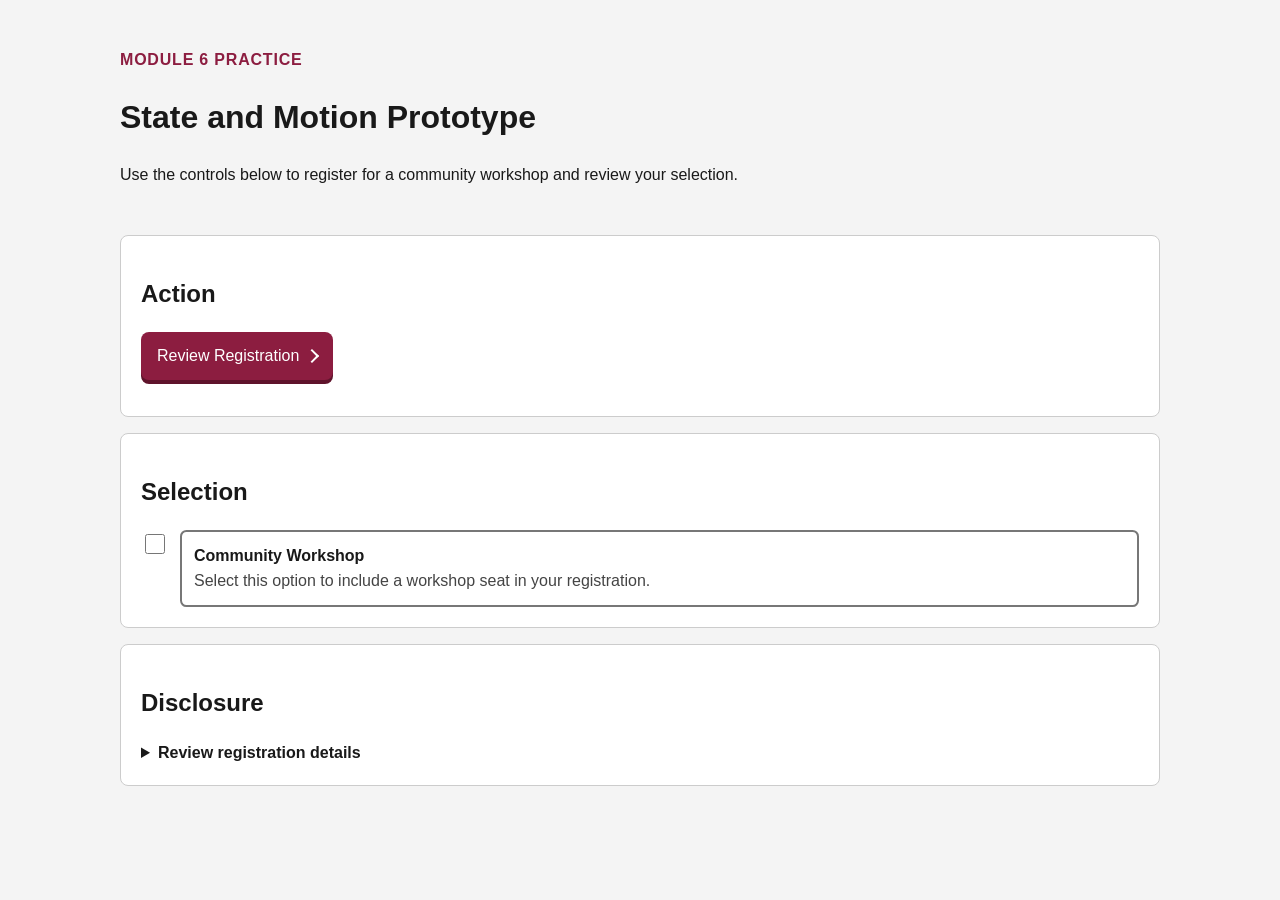
<file: index.html>
<!DOCTYPE html>
<html lang="en">

<head>
  <meta charset="UTF-8">
  <meta name="viewport" content="width=device-width, initial-scale=1.0">
  <title>Document</title>
  <link rel="stylesheet" href="styles.css">
</head>

<body>
  <header>
    <p class="eyebrow">Module 6 Practice</p>
    <h1>State and Motion Prototype</h1>
    <p>Use the controls below to register for a community workshop and review your selection.</p>
  </header>
  <main>
    <section class="specimen">
      <h2>Action</h2>
      <p><a class="action" href="#confirmation">Review Registration</a></p>
    </section>
    <section class="specimen">
      <h2>Selection</h2>
      <div class="choice">
        <input type="checkbox" id="choice">
        <label for="choice">
          <span class="choice-title">Community Workshop</span>
          <span class="choice-help">Select this option to include a workshop seat in your registration.</span>
        </label>
      </div>
    </section>
    <section class="specimen">
      <h2>Disclosure</h2>
      <details>
        <summary>Review registration details</summary>
        <div class="confirmation" id="confirmation">
          <strong>Registration ready.</strong> Review your selection before continuing.
        </div>
      </details>
    </section>
  </main>
</body>

</html>
</file>
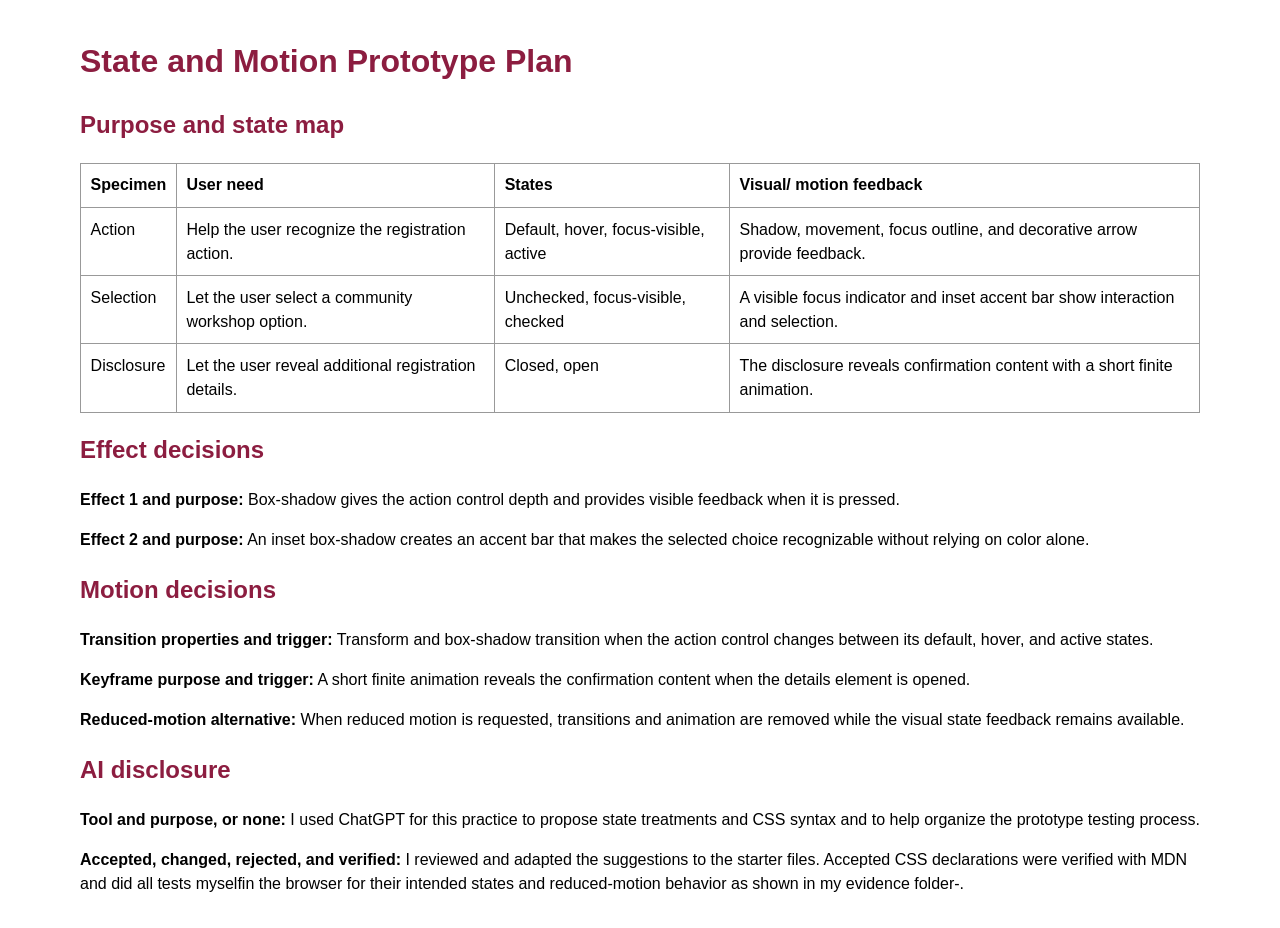
<file: prototype-plan.html>
<!DOCTYPE html>
<html lang="en">

<head>
    <meta charset="utf-8">
    <title>Prototype Plan</title>
    <style>
        body {
            max-width: 70rem;
            margin: auto;
            padding: 1rem;
            font: 1rem/1.5 Arial, sans-serif;
        }

        h1,
        h2 {
            color: #8c1d40;
        }

        table {
            width: 100%;
            border-collapse: collapse;
        }

        th,
        td {
            border: 1px solid #999;
            padding: .6rem;
            text-align: left;
            vertical-align: top;
        }
    </style>
</head>

<body>
    <h1>State and Motion Prototype Plan</h1>
    <h2>Purpose and state map</h2>
    <table>
        <tr>
            <th>Specimen</th>
            <th>User need</th>
            <th>States</th>
            <th>Visual/ motion feedback</th>
        </tr>
        <tr>
            <td>Action</td>
            <td>Help the user recognize the registration action.</td>
            <td>Default, hover, focus-visible, active</td>
            <td>Shadow, movement, focus outline, and decorative arrow provide feedback.</td>
        </tr>
        <tr>
            <td>Selection</td>
            <td>Let the user select a community workshop option.</td>
            <td>Unchecked, focus-visible, checked</td>
            <td>A visible focus indicator and inset accent bar show interaction and selection.</td>
        </tr>
        <tr>
            <td>Disclosure</td>
            <td>Let the user reveal additional registration details.</td>
            <td>Closed, open</td>
            <td>The disclosure reveals confirmation content with a short finite animation.</td>
        </tr>
    </table>
    <h2>Effect decisions</h2>
    <p><strong>Effect 1 and purpose:</strong> Box-shadow gives the action control depth and provides visible feedback
        when it is pressed.</p>
    <p><strong>Effect 2 and purpose:</strong> An inset box-shadow creates an accent bar that makes the selected choice
        recognizable without relying on color alone.</p>
    <h2>Motion decisions</h2>
    <p><strong>Transition properties and trigger:</strong> Transform and box-shadow transition when the action control
        changes between its default, hover, and active states.</p>
    <p><strong>Keyframe purpose and trigger:</strong> A short finite animation reveals the confirmation content when the
        details element is opened.</p>
    <p><strong>Reduced-motion alternative:</strong> When reduced motion is requested, transitions and animation are
        removed while the visual state feedback remains available.</p>
    <h2>AI disclosure</h2>
    <p><strong>Tool and purpose, or none:</strong> I used ChatGPT for this practice to propose state treatments and CSS syntax and to help organize the prototype testing process.</p>
    <p><strong>Accepted, changed, rejected, and verified:</strong> I reviewed and adapted the suggestions to the starter files. Accepted CSS declarations were verified with MDN and did all tests myselfin the browser for their intended states and reduced-motion behavior as shown in my evidence folder-.</p>
</body>

</html>
</file>
<file: styles.css>
:root { 
    --brand:#8c1d40; 
    --accent:#ffc627; 
    --ink:#191919; 
    --paper:#fff; 
    --surface:#f4f4f4; 
    --focus:#0077b6; 
    --space:1rem; 
}
* { 
    box-sizing:border-box; 
}
body { 
    margin:0; 
    color:var(--ink); 
    background:var(--surface); 
    font:1rem/1.5 Arial,sans-serif; 
}
header, main { 
width:min(calc(100% - 2rem), 65rem);
    margin-inline:auto; 
}
header { 
    padding-block:2rem 1rem; 
}
.eyebrow { 
    color:var(--brand); 
    font-weight:700; 
    text-transform:uppercase; 
    letter-spacing:.05em; 
}
.specimen { 
    margin-block:var(--space); 
    padding:1.25rem; 
    background:var(--paper); 
    border:1px solid #ccc; 
    border-radius:.5rem; 
}
.action { 
    display:inline-block; 
    padding:.75rem 1rem; 
    background: var(--brand);
color: var(--paper);
text-decoration: none;
border-radius: .5rem;
box-shadow: 0 .25rem 0 #5f132b;
transition-property: transform, box-shadow;
transition-duration: .15s;
}
.action::after {
  content: "";
  display: inline-block;
  width: .5rem;
  height: .5rem;
  margin-left: .5rem;
  border-top: .15rem solid currentColor;
  border-right: .15rem solid currentColor;
  transform: rotate(45deg);
}
.action:hover {
  transform: translateY(-.1rem);
  box-shadow: 0 .35rem 0 #5f132b;
}

.action:focus-visible {
  outline: .2rem solid var(--focus);
  outline-offset: .2rem;
}

.action:active {
  transform: translateY(.15rem);
  box-shadow: 0 .1rem 0 #5f132b;
}
.choice { 
    display:grid; 
    grid-template-columns:auto 1fr; 
    gap:.75rem; 
    align-items:start; 
}
.choice input { 
    width:1.25rem; 
    height:1.25rem; 
    margin-top:.25rem; 
}
.choice label { 
    display:grid; 
    gap:.1rem; 
    padding:.75rem; 
    border:.15rem solid #777; 
    border-radius:.4rem; 
}
.choice-title { 
    font-weight:700; 
}
.choice-help { 
    color:#444; 
}
.choice input:focus-visible + label {
  outline: .2rem solid var(--focus);
  outline-offset: .2rem;
}

.choice input:checked + label {
  border-color: var(--brand);
  box-shadow: inset .35rem 0 0 var(--accent);
  font-weight: 700;
}
summary { 
    cursor:pointer; 
    font-weight:700; 
}
.confirmation { 
    margin-top:.75rem; 
    padding:1rem; 
}
@keyframes reveal-confirmation {
  from {
    opacity: 0;
    transform: translateY(-.25rem);
  }
  to {
    opacity: 1;
    transform: translateY(0);
  }
}

details[open] .confirmation {
  animation: reveal-confirmation .25s ease-out 1;
}
@media (prefers-reduced-motion: reduce) {
  .action {
    transition: none;
  }

  details[open] .confirmation {
    animation: none;
  }
}
</file>
